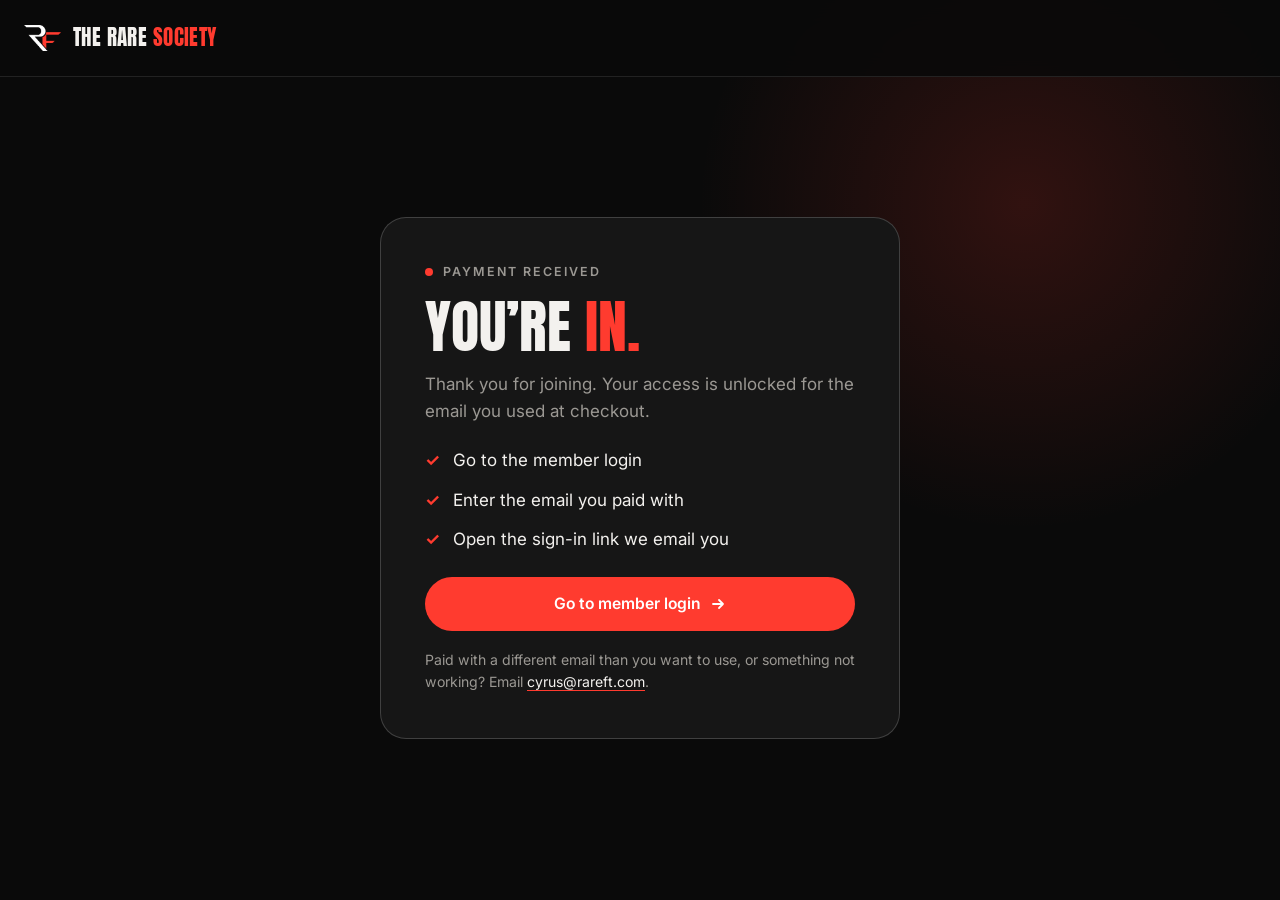
<file: welcome.html>
<!doctype html>
<html lang="en">
<head>
  <meta charset="utf-8">
  <meta name="viewport" content="width=device-width, initial-scale=1">
  <meta name="theme-color" content="#0a0a0a">
  <link rel="icon" href="/favicon.ico" sizes="any">
  <link rel="icon" href="/assets/favicon-48.png" type="image/png" sizes="48x48">
  <link rel="apple-touch-icon" href="/assets/apple-touch-icon.png">
  <link rel="preconnect" href="https://fonts.googleapis.com">
  <link rel="preconnect" href="https://fonts.gstatic.com" crossorigin>
  <link href="https://fonts.googleapis.com/css2?family=Anton&family=Inter:wght@400;500;600;700&display=swap" rel="stylesheet">
  <link rel="stylesheet" href="/society.css?v=2">
  <title>Welcome — The Rare Society</title>
  <meta name="robots" content="noindex">
</head>
<body>
  <header class="nav nav--solid">
    <div class="wrap nav__inner">
      <a href="/" class="brand" aria-label="The Rare Society home"><img src="/assets/mark.png" alt="" width="240" height="169"><span>The Rare <b>Society</b></span></a>
    </div>
  </header>
  <main class="solo">
    <div class="solo__card">
      <p class="label" style="margin:0">Payment received</p>
      <h1>You’re <em>in.</em></h1>
      <p>Thank you for joining. Your access is unlocked for the email you used at checkout.</p>
      <ol class="ticks" style="margin:4px 0 6px">
        <li>Go to the member login</li>
        <li>Enter the email you paid with</li>
        <li>Open the sign-in link we email you</li>
      </ol>
      <a href="/login" class="btn btn--red btn--block">Go to member login <svg viewBox="0 0 16 16" aria-hidden="true"><path d="M3 8h10M9 4l4 4-4 4"/></svg></a>
      <p class="solo__small">Paid with a different email than you want to use, or something not working? Email <a href="mailto:cyrus@rareft.com">cyrus@rareft.com</a>.</p>
    </div>
  </main>
  <script src="/config.js?v=4"></script>
  <script src="/core.js?v=2"></script>
</body>
</html>
</file>
<file: society.css>
:root {
  --bg: #0a0a0a;
  --bg-2: #111111;
  --surface: #161616;
  --surface-2: #1d1d1d;
  --line: rgba(255, 255, 255, .1);
  --line-2: rgba(255, 255, 255, .18);
  --text: #f3f1ee;
  --muted: #9b9893;
  --red: #ff3b2f;
  --red-dark: #e02a1f;
  --green: #4ade80;
  --display: "Anton", Impact, "Arial Narrow", sans-serif;
  --sans: "Inter", system-ui, sans-serif;
  --ease: cubic-bezier(.2, .7, .2, 1);
}

*, *::before, *::after { box-sizing: border-box; }
html { scroll-behavior: smooth; scroll-padding-top: 90px; }
body { margin: 0; background: var(--bg); color: var(--text); font: 400 17px/1.6 var(--sans); -webkit-font-smoothing: antialiased; overflow-x: hidden; }
img { display: block; max-width: 100%; }
[hidden] { display: none !important; }
a { color: inherit; }
::selection { background: var(--red); color: #fff; }
h1, h2, h3 { margin: 0 0 .5em; font-weight: 400; }
p { margin: 0 0 1em; }
button { font: inherit; }
.wrap { width: min(1240px, 100% - 48px); margin-inline: auto; }
.skip { position: absolute; left: -999px; top: 8px; background: var(--red); color: #fff; padding: 8px 14px; border-radius: 6px; z-index: 200; }
.skip:focus { left: 8px; }
:focus-visible { outline: 2px solid var(--red); outline-offset: 3px; }
.sr-only { position: absolute; width: 1px; height: 1px; overflow: hidden; clip: rect(0 0 0 0); white-space: nowrap; }

.label { display: inline-flex; align-items: center; gap: 10px; font-size: .78rem; font-weight: 600; letter-spacing: .16em; text-transform: uppercase; color: var(--muted); margin-bottom: 20px; }
.label::before { content: ""; width: 8px; height: 8px; border-radius: 50%; background: var(--red); }
.display { font-family: var(--display); text-transform: uppercase; font-size: clamp(3rem, 8vw, 7.4rem); line-height: .9; margin: 0; }
.display--md { font-size: clamp(2.6rem, 6vw, 5.2rem); }
.display em { font-style: normal; color: var(--red); }
.sub { color: var(--muted); font-size: 1.08rem; max-width: 34em; margin: 0; }

/* Buttons */
.btn { display: inline-flex; align-items: center; justify-content: center; gap: .6em; height: 54px; padding: 0 26px; border-radius: 999px; border: 1.5px solid transparent; font: 600 .98rem var(--sans); text-decoration: none; cursor: pointer; background: transparent; color: var(--text); transition: background .25s var(--ease), color .25s var(--ease), border-color .25s var(--ease), transform .25s var(--ease); }
.btn svg { width: 16px; height: 16px; fill: none; stroke: currentColor; stroke-width: 1.8; stroke-linecap: round; stroke-linejoin: round; transition: transform .25s var(--ease); }
.btn:hover svg { transform: translateX(4px); }
.btn--sm { height: 42px; padding: 0 20px; font-size: .9rem; }
.btn--xs { height: 34px; padding: 0 14px; font-size: .82rem; }
.btn--block { width: 100%; }
.btn--red { background: var(--red); color: #fff; }
.btn--red:hover { background: var(--red-dark); transform: translateY(-2px); }
.btn--glass { background: rgba(255,255,255,.08); border-color: rgba(255,255,255,.25); color: #fff; backdrop-filter: blur(10px); -webkit-backdrop-filter: blur(10px); }
.btn--glass:hover { background: rgba(255,255,255,.16); }
.btn--line { border-color: var(--line-2); }
.btn--line:hover { border-color: var(--text); background: var(--text); color: var(--bg); }
.btn--ghost { color: var(--muted); padding: 0 10px; }
.btn--ghost:hover { color: #fff; }
.btn[disabled] { opacity: .55; pointer-events: none; }

/* Brand */
.brand { display: inline-flex; align-items: center; gap: 12px; text-decoration: none; line-height: 1; flex: none; }
.brand img { height: 26px; width: auto; }
.brand span { font: 400 1.32rem/1 var(--display); text-transform: uppercase; letter-spacing: .02em; white-space: nowrap; }
.brand span b { font-weight: 400; color: var(--red); }

/* Nav */
.nav { position: fixed; inset: 0 0 auto; z-index: 100; border-bottom: 1px solid transparent; transition: background .35s, border-color .35s; }
.nav.is-scrolled, .nav.is-open, .nav--solid { background: rgba(10,10,10,.88); backdrop-filter: blur(14px); -webkit-backdrop-filter: blur(14px); border-color: var(--line); }
.nav__inner { display: flex; align-items: center; gap: 28px; height: 76px; }
.nav__links { display: flex; gap: 28px; margin-left: auto; }
.nav__links a, .nav__login { text-decoration: none; font-size: .92rem; font-weight: 500; color: rgba(255,255,255,.75); transition: color .2s; }
.nav__links a:hover, .nav__login:hover { color: #fff; }
.nav__toggle { display: none; flex: none; margin-left: auto; background: none; border: 0; width: 44px; height: 44px; cursor: pointer; position: relative; }
.nav__toggle span { position: absolute; left: 11px; right: 11px; height: 2px; background: #fff; transition: transform .25s; }
.nav__toggle span:first-child { top: 17px; }
.nav__toggle span:last-child { top: 25px; }
.nav__toggle[aria-expanded="true"] span:first-child { transform: translateY(4px) rotate(45deg); }
.nav__toggle[aria-expanded="true"] span:last-child { transform: translateY(-4px) rotate(-45deg); }
.mobile-menu { display: flex; flex-direction: column; padding: 8px 24px 28px; background: var(--bg); border-top: 1px solid var(--line); min-height: calc(100vh - 76px); }
.mobile-menu a:not(.btn) { padding: 14px 0; text-decoration: none; font: 400 2.2rem/1 var(--display); text-transform: uppercase; border-bottom: 1px solid var(--line); }
.mobile-menu .btn { margin-top: 24px; }

/* Hero */
.hero { position: relative; min-height: 100svh; display: flex; align-items: flex-end; padding: 130px 0 64px; overflow: hidden; isolation: isolate; }
.hero__media { position: absolute; inset: 0; z-index: -1; }
.hero__media img { width: 100%; height: 100%; object-fit: cover; object-position: 65% 30%; transform: scale(1.06); animation: zoom 18s ease-out forwards; }
.hero__media::after { content: ""; position: absolute; inset: 0; background: linear-gradient(180deg, rgba(10,10,10,.6) 0%, rgba(10,10,10,.25) 35%, rgba(10,10,10,.7) 70%, var(--bg) 100%), linear-gradient(90deg, rgba(10,10,10,.85) 0%, rgba(10,10,10,.1) 70%); }
@keyframes zoom { to { transform: scale(1); } }
.hero .label { color: rgba(255,255,255,.85); }
.hero__title { font-family: var(--display); text-transform: uppercase; font-size: clamp(4.2rem, 13vw, 12.5rem); line-height: .84; margin: 0 0 32px; animation: riseIn 1s var(--ease) both; }
.hero__title span { display: block; color: transparent; -webkit-text-stroke: 2px #fff; }
.hero__title em { font-style: normal; color: var(--red); }
.hero__foot { display: flex; align-items: flex-end; justify-content: space-between; gap: 28px 48px; flex-wrap: wrap; animation: riseIn 1s .2s var(--ease) both; }
.hero__lede { max-width: 34em; font-size: clamp(1.04rem, 1.4vw, 1.22rem); color: rgba(255,255,255,.85); margin: 0; }
.hero__buy { display: grid; gap: 12px; justify-items: start; }
.hero__actions { display: flex; flex-wrap: wrap; gap: 12px; }
.hero__price { margin: 0; font-size: .92rem; color: rgba(255,255,255,.75); }
.hero__price b { color: #fff; font-size: 1.05rem; }
@keyframes riseIn { from { opacity: 0; transform: translateY(26px); } to { opacity: 1; transform: none; } }

.founding { display: inline-flex; align-items: center; gap: 10px; margin: 0 0 18px; padding: 7px 14px 7px 10px; border-radius: 999px; background: rgba(255,59,47,.14); border: 1px solid rgba(255,59,47,.45); color: #fff; font-size: .82rem; font-weight: 600; }
.founding::before { content: ""; width: 8px; height: 8px; border-radius: 50%; background: var(--red); box-shadow: 0 0 10px var(--red); animation: pulse 1.4s ease-in-out infinite; }
@keyframes pulse { 50% { opacity: .3; } }

/* Sections */
.section { padding: clamp(88px, 11vw, 150px) 0; position: relative; }
.section--panel { background: var(--bg-2); border-block: 1px solid var(--line); }
.head { margin-bottom: clamp(44px, 6vw, 72px); }
.head--row { display: flex; justify-content: space-between; align-items: flex-end; gap: 28px 64px; flex-wrap: wrap; }
.reveal { opacity: 0; transform: translateY(26px); transition: opacity .9s var(--ease), transform .9s var(--ease); }
.reveal.is-in { opacity: 1; transform: none; }

/* Pillars */
.pillars { display: grid; grid-template-columns: repeat(3, 1fr); gap: 20px; }
.pillar { position: relative; padding: 34px 30px 36px; border-radius: 22px; background: var(--surface); border: 1px solid var(--line); overflow: hidden; }
.pillar__n { font: 400 4.6rem/1 var(--display); color: transparent; -webkit-text-stroke: 1.5px var(--red); margin: 0 0 40px; }
.pillar h3 { font: 400 2.2rem/.95 var(--display); text-transform: uppercase; margin-bottom: 14px; }
.pillar p { color: var(--muted); margin: 0; }
.pillar--hot { background: linear-gradient(160deg, #2a0f0c 0%, var(--surface) 60%); border-color: rgba(255,59,47,.45); }

/* Curriculum */
.curr { border-top: 1px solid var(--line-2); counter-reset: mod; }
.curr details { border-bottom: 1px solid var(--line-2); counter-increment: mod; }
.curr summary { list-style: none; cursor: pointer; display: grid; grid-template-columns: 72px 1fr auto 40px; gap: 8px 24px; align-items: center; padding: 26px 0; }
.curr summary::-webkit-details-marker { display: none; }
.curr summary::before { content: counter(mod, decimal-leading-zero); font-size: .85rem; font-weight: 600; color: var(--red); letter-spacing: .1em; }
.curr summary::after { content: "+"; width: 36px; height: 36px; border-radius: 50%; display: grid; place-items: center; background: var(--surface); border: 1px solid var(--line-2); transition: transform .3s var(--ease), background .3s; }
.curr details[open] summary::after { transform: rotate(45deg); background: var(--red); border-color: var(--red); }
.curr__t { font: 400 clamp(1.7rem, 3.2vw, 2.6rem)/1 var(--display); text-transform: uppercase; }
.curr__t small { display: block; margin-top: 10px; font: 400 1rem/1.5 var(--sans); text-transform: none; color: var(--muted); }
.curr__count { font-size: .85rem; color: var(--muted); white-space: nowrap; }
.curr ol { list-style: none; margin: 0; padding: 0 0 28px 96px; display: grid; gap: 2px; }
.curr li { display: flex; justify-content: space-between; gap: 16px; padding: 10px 0; border-top: 1px solid var(--line); color: rgba(255,255,255,.85); }
.curr li span { color: var(--muted); font-size: .88rem; white-space: nowrap; }
.curr__note { margin-top: 24px; color: var(--muted); font-size: .92rem; }

/* For you */
.fit { display: grid; grid-template-columns: 1fr 1fr; gap: 20px; }
.fit__card { padding: 34px 32px; border-radius: 22px; background: var(--surface); border: 1px solid var(--line); }
.fit__card h3 { font: 400 2rem/1 var(--display); text-transform: uppercase; margin-bottom: 20px; }
.fit__card--no { background: transparent; border-style: dashed; }
.ticks, .crosses { list-style: none; padding: 0; margin: 0; display: grid; gap: 12px; }
.ticks li, .crosses li { position: relative; padding-left: 28px; }
.ticks li::before { content: "✓"; position: absolute; left: 0; color: var(--red); font-weight: 700; }
.crosses li { color: var(--muted); }
.crosses li::before { content: "✕"; position: absolute; left: 0; color: #66635f; }

/* Steps */
.steps { list-style: none; margin: 0; padding: 0; display: grid; grid-template-columns: repeat(4, 1fr); gap: 20px; }
.step { padding: 30px 26px 34px; border-radius: 20px; background: var(--surface); border: 1px solid var(--line); }
.step b { display: block; font: 400 3.6rem/1 var(--display); color: transparent; -webkit-text-stroke: 1.5px var(--red); margin-bottom: 30px; }
.step h3 { font: 400 1.7rem/1 var(--display); text-transform: uppercase; }
.step p { color: var(--muted); margin: 0; }

/* Pricing */
.prices { display: grid; grid-template-columns: 1.15fr .85fr; gap: 20px; align-items: stretch; }
.price-card { position: relative; display: flex; flex-direction: column; padding: clamp(30px, 4vw, 44px); border-radius: 24px; background: var(--surface); border: 1px solid var(--line); }
.price-card--hot { background: linear-gradient(160deg, #2a0f0c 0%, var(--surface) 55%); border-color: rgba(255,59,47,.55); }
.price-card__badge { position: absolute; top: -13px; left: 32px; margin: 0; background: var(--red); color: #fff; font-size: .7rem; font-weight: 700; letter-spacing: .14em; text-transform: uppercase; padding: 5px 12px; border-radius: 999px; }
.price-card__k { font-size: .78rem; font-weight: 600; letter-spacing: .16em; text-transform: uppercase; color: var(--muted); margin-bottom: 14px; }
.price-card--hot .price-card__k { color: var(--red); }
.price-card h3 { font: 400 clamp(2.4rem, 4vw, 3.2rem)/.95 var(--display); text-transform: uppercase; margin-bottom: 18px; }
.price { margin: 0 0 6px; color: var(--muted); font-weight: 500; }
.price span { font: 400 clamp(3.6rem, 6vw, 5.2rem)/.9 var(--display); color: var(--text); margin-right: 6px; }
.price-card--hot .price span { color: var(--red); }
.price-card__alt { margin: 0 0 18px; color: var(--muted); font-size: .92rem; }
.price-card__d { color: var(--muted); }
.price-card .ticks { margin: 8px 0 32px; padding-top: 22px; border-top: 1px solid var(--line); }
.price-card .btn { margin-top: auto; }
.price-card__fine { margin: 14px 0 0; font-size: .85rem; color: var(--muted); text-align: center; }
.founding-note { display: flex; gap: 12px; align-items: flex-start; margin: 22px 0 0; padding: 16px 20px; border-radius: 16px; border: 1px dashed rgba(255,59,47,.5); background: rgba(255,59,47,.06); font-size: .95rem; }
.founding-note b { color: var(--red); white-space: nowrap; }

/* Ladder */
.ladder { display: grid; grid-template-columns: .9fr 1.1fr; gap: clamp(36px, 6vw, 96px); align-items: center; }
.ladder ol { list-style: none; margin: 0; padding: 0; border-top: 1px solid var(--line-2); }
.ladder li { display: flex; justify-content: space-between; align-items: baseline; gap: 16px; padding: 18px 4px; border-bottom: 1px solid var(--line-2); }
.ladder li b { font: 400 1.5rem/1 var(--display); text-transform: uppercase; }
.ladder li span { color: var(--muted); font-size: .92rem; text-align: right; }
.ladder li.is-here { background: rgba(255,59,47,.08); padding-inline: 16px; border-radius: 12px; border-bottom-color: transparent; margin-top: -1px; }
.ladder li.is-here b { color: var(--red); }

/* FAQ */
.faq { display: grid; grid-template-columns: .8fr 1.2fr; gap: clamp(40px, 6vw, 96px); }
.faq__list { border-top: 1px solid var(--line-2); }
.faq__list details { border-bottom: 1px solid var(--line-2); }
.faq__list summary { list-style: none; cursor: pointer; padding: 26px 56px 26px 0; position: relative; font-size: 1.15rem; font-weight: 600; letter-spacing: -0.01em; }
.faq__list summary::-webkit-details-marker { display: none; }
.faq__list summary::after { content: "+"; position: absolute; right: 0; top: 50%; translate: 0 -50%; width: 36px; height: 36px; border-radius: 50%; background: var(--surface); border: 1px solid var(--line-2); display: grid; place-items: center; font-size: 1.2rem; font-weight: 400; transition: transform .3s var(--ease), background .3s; }
.faq__list details[open] summary::after { transform: rotate(45deg); background: var(--red); border-color: var(--red); }
.faq__list details p { color: var(--muted); padding: 0 56px 26px 0; margin: 0; }
.faq__list a { color: var(--text); text-decoration-color: var(--red); text-underline-offset: 3px; }

/* Waitlist + closing CTA */
.cta { position: relative; padding: clamp(110px, 13vw, 170px) 0; overflow: hidden; isolation: isolate; border-top: 1px solid var(--line); }
.cta__media { position: absolute; inset: 0; z-index: -1; }
.cta__media img { width: 100%; height: 100%; object-fit: cover; }
.cta__media::after { content: ""; position: absolute; inset: 0; background: linear-gradient(90deg, rgba(10,10,10,.96) 0%, rgba(10,10,10,.85) 55%, rgba(10,10,10,.7) 100%); }
.cta__grid { display: grid; grid-template-columns: 1.1fr .9fr; gap: clamp(36px, 6vw, 96px); align-items: center; }
.cta .sub { color: rgba(255,255,255,.78); margin-top: 24px; }
.cta__actions { display: flex; flex-wrap: wrap; gap: 12px; margin-top: 32px; }

/* Forms */
.form { background: rgba(16,16,16,.88); backdrop-filter: blur(16px); -webkit-backdrop-filter: blur(16px); border: 1px solid var(--line-2); border-radius: 22px; padding: clamp(24px, 3.4vw, 36px); display: grid; gap: 16px; }
.form h3 { font: 400 2rem/1 var(--display); text-transform: uppercase; margin: 0; }
.form > p { margin: -6px 0 0; color: var(--muted); font-size: .95rem; }
.field { display: grid; gap: 8px; font-size: .86rem; font-weight: 500; color: rgba(255,255,255,.82); }
.field small { color: var(--muted); font-weight: 400; }
.input, .field input, .field select, .field textarea { width: 100%; background: rgba(255,255,255,.04); border: 1px solid var(--line-2); border-radius: 12px; color: var(--text); padding: 12px 14px; font: 400 1rem var(--sans); transition: border-color .2s, background .2s; }
.field textarea { resize: vertical; min-height: 96px; }
.field input:focus, .field select:focus, .field textarea:focus, .input:focus { outline: none; border-color: var(--red); background: rgba(255,255,255,.07); }
.field select { appearance: none; -webkit-appearance: none; background: rgba(255,255,255,.04) url("data:image/svg+xml,%3Csvg xmlns='http://www.w3.org/2000/svg' viewBox='0 0 16 16'%3E%3Cpath d='M4 6l4 4 4-4' fill='none' stroke='%23f3f1ee' stroke-width='1.6' stroke-linecap='round' stroke-linejoin='round'/%3E%3C/svg%3E") right 14px center/14px no-repeat; padding-right: 40px; }
.field select option { background: #161616; }
.check { display: flex !important; align-items: center; gap: 10px; cursor: pointer; }
.check input { width: 18px; height: 18px; accent-color: var(--red); }
.row2 { display: grid; grid-template-columns: 1fr 1fr; gap: 14px; }
.msg { margin: 0; min-height: 1.3em; font-size: .9rem; }
.msg.is-error { color: #ff8a80; }
.msg.is-ok { color: var(--green); }

/* Footer */
.footer { padding: 64px 0 28px; border-top: 1px solid var(--line); overflow: hidden; }
.footer__top { display: flex; justify-content: space-between; gap: 32px; flex-wrap: wrap; align-items: flex-start; }
.footer__top p { color: var(--muted); margin: 14px 0 0; max-width: 26em; }
.footer nav { display: flex; flex-wrap: wrap; gap: 10px 28px; }
.footer nav a { text-decoration: none; color: rgba(255,255,255,.8); }
.footer nav a:hover { color: var(--red); }
.footer__word { font: 400 clamp(3.4rem, 13vw, 13rem)/.8 var(--display); text-transform: uppercase; margin: 56px 0 24px; color: transparent; -webkit-text-stroke: 1.5px rgba(255,255,255,.16); white-space: nowrap; text-align: center; }
.footer__word span { -webkit-text-stroke-color: rgba(255,59,47,.6); }
.footer__bottom { display: flex; justify-content: space-between; gap: 12px 24px; flex-wrap: wrap; font-size: .85rem; color: var(--muted); padding-top: 20px; border-top: 1px solid var(--line); }
.footer__bottom p { margin: 0; }
.footer__bottom a { text-decoration: none; }
.footer__bottom a:hover { color: #fff; }

/* Simple centered pages (sign in, welcome) */
.solo { min-height: 100svh; display: grid; place-items: center; padding: 120px 0 64px; position: relative; isolation: isolate; overflow: hidden; }
.solo::before { content: ""; position: absolute; inset: -20% -10% auto auto; width: 60vw; height: 60vw; background: radial-gradient(circle, rgba(255,59,47,.16), transparent 60%); z-index: -1; }
.solo__card { width: min(520px, 100% - 32px); padding: clamp(28px, 5vw, 44px); border-radius: 26px; background: var(--surface); border: 1px solid var(--line-2); display: grid; gap: 18px; }
.solo__card h1 { font: 400 clamp(2.6rem, 7vw, 3.6rem)/.92 var(--display); text-transform: uppercase; margin: 0; }
.solo__card h1 em { font-style: normal; color: var(--red); }
.solo__card > p { color: var(--muted); margin: 0; }
.solo__small { font-size: .88rem; color: var(--muted); }
.solo__small a { color: var(--text); text-decoration-color: var(--red); text-underline-offset: 3px; }

/* Toast */
#toast { position: fixed; left: 50%; bottom: 24px; translate: -50% 20px; z-index: 300; padding: 12px 18px; border-radius: 12px; background: #fff; color: #111; font-weight: 600; font-size: .92rem; box-shadow: 0 20px 40px -12px rgba(0,0,0,.6); opacity: 0; pointer-events: none; transition: opacity .25s, translate .25s; }
#toast.is-on { opacity: 1; translate: -50% 0; }
#toast.toast--error { background: #ff8a80; }

.demo-bar { position: relative; z-index: 120; background: var(--red); color: #fff; text-align: center; font-size: .85rem; font-weight: 600; padding: 8px 16px; }

/* Responsive */
@media (max-width: 1000px) {
  .nav__links, .nav__cta, .nav__login { display: none; }
  .nav__toggle { display: block; }
  .pillars, .steps { grid-template-columns: 1fr 1fr; }
  .pillars .pillar:last-child { grid-column: span 2; }
  .prices, .ladder, .faq, .cta__grid { grid-template-columns: 1fr; }
  .faq { gap: 8px; }
}
@media (max-width: 640px) {
  body { font-size: 16px; }
  .wrap { width: calc(100% - 32px); }
  .brand img { height: 22px; }
  .brand span { font-size: 1.1rem; }
  .hero { padding-bottom: 44px; }
  .hero__buy, .hero__actions { width: 100%; }
  .hero__actions .btn { flex: 1 1 100%; }
  .pillars, .steps, .fit, .row2 { grid-template-columns: 1fr; }
  .pillars .pillar:last-child { grid-column: auto; }
  .curr summary { grid-template-columns: 1fr 36px; }
  .curr summary::before { grid-column: 1 / -1; }
  .curr__count { grid-column: 1; grid-row: 3; }
  .curr summary::after { grid-column: 2; grid-row: 2; }
  .curr ol { padding-left: 0; }
  .ladder li { flex-direction: column; gap: 6px; }
  .ladder li span { text-align: left; }
  .cta__actions .btn { flex: 1 1 100%; }
}
@media (max-width: 360px) { .brand span { font-size: .98rem; } .nav__inner { gap: 14px; } }
@media (prefers-reduced-motion: reduce) {
  *, *::before, *::after { animation: none !important; transition: none !important; }
  .reveal { opacity: 1; transform: none; }
  html { scroll-behavior: auto; }
}

/* ===== Members area ===== */
body.app { min-height: 100svh; }
.appbar { position: sticky; top: 0; z-index: 100; display: flex; align-items: center; gap: 18px; height: 68px; padding: 0 clamp(16px, 3vw, 28px); background: rgba(10,10,10,.92); backdrop-filter: blur(14px); -webkit-backdrop-filter: blur(14px); border-bottom: 1px solid var(--line); }
.appbar__links { display: flex; gap: 4px; margin-left: auto; }
.appbar__links a, .appbar__links button { height: 38px; display: inline-flex; align-items: center; padding: 0 14px; border-radius: 999px; border: 0; background: none; color: rgba(255,255,255,.75); font: 500 .9rem var(--sans); text-decoration: none; cursor: pointer; }
.appbar__links a:hover, .appbar__links button:hover { color: #fff; background: rgba(255,255,255,.06); }
.appbar__links a[aria-current="page"] { color: #fff; background: rgba(255,255,255,.08); }
.appbar__lessons { display: none !important; }
.app__grid { display: grid; grid-template-columns: 340px 1fr; min-height: calc(100svh - 68px); }
.app__grid--solo { grid-template-columns: 1fr; }
.side { position: sticky; top: 68px; height: calc(100svh - 68px); overflow-y: auto; border-right: 1px solid var(--line); background: var(--bg-2); padding: 24px 18px 40px; }
.side__prog { padding: 4px 8px 22px; border-bottom: 1px solid var(--line); margin-bottom: 14px; }
.side__prog p { display: flex; justify-content: space-between; margin: 0 0 10px; font-size: .85rem; color: var(--muted); }
.side__prog b { color: var(--text); }
.bar { height: 6px; border-radius: 999px; background: rgba(255,255,255,.08); overflow: hidden; }
.bar i { display: block; height: 100%; background: var(--red); border-radius: inherit; transition: width .5s var(--ease); }
.side__mod { margin: 0; }
.side__mod + .side__mod { margin-top: 6px; }
.side__mod summary { list-style: none; cursor: pointer; display: flex; justify-content: space-between; gap: 10px; padding: 12px 8px; border-radius: 10px; font-weight: 600; font-size: .92rem; }
.side__mod summary::-webkit-details-marker { display: none; }
.side__mod summary:hover { background: rgba(255,255,255,.04); }
.side__mod summary small { color: var(--muted); font-weight: 500; white-space: nowrap; }
.side__mod summary span i { font-style: normal; color: var(--red); margin-right: 8px; font-size: .78rem; }
.side__mod ol { list-style: none; margin: 2px 0 8px; padding: 0; }
.side__mod a { display: grid; grid-template-columns: 20px 1fr auto; gap: 10px; align-items: start; padding: 9px 8px 9px 10px; border-radius: 10px; text-decoration: none; color: rgba(255,255,255,.78); font-size: .9rem; line-height: 1.35; }
.side__mod a:hover { background: rgba(255,255,255,.05); color: #fff; }
.side__mod a[aria-current="page"] { background: rgba(255,59,47,.12); color: #fff; }
.side__mod a small { color: var(--muted); font-size: .78rem; }
.dot { width: 18px; height: 18px; border-radius: 50%; border: 1.5px solid var(--line-2); display: grid; place-items: center; margin-top: 1px; }
.dot.is-done { background: var(--red); border-color: var(--red); }
.dot.is-done::after { content: ""; width: 8px; height: 5px; border: 2px solid #fff; border-top: 0; border-right: 0; transform: rotate(-45deg) translate(1px, -1px); }
.draft { display: inline-block; margin-left: 6px; padding: 1px 7px; border-radius: 999px; background: rgba(255,255,255,.1); color: var(--muted); font-size: .7rem; font-weight: 600; letter-spacing: .06em; text-transform: uppercase; vertical-align: 1px; }

.stage { min-width: 0; padding: clamp(28px, 4vw, 56px) clamp(16px, 4vw, 56px) 96px; }
.stage__inner { max-width: 980px; margin: 0 auto; }
.kicker { font-size: .78rem; font-weight: 600; letter-spacing: .14em; text-transform: uppercase; color: var(--red); margin: 0 0 12px; }
.stage h1 { font: 400 clamp(2.4rem, 5vw, 4.2rem)/.92 var(--display); text-transform: uppercase; margin: 0 0 18px; }
.stage__lede { color: var(--muted); font-size: 1.05rem; max-width: 40em; }
.cards { display: grid; grid-template-columns: repeat(2, 1fr); gap: 18px; margin-top: 28px; }
.card { padding: 26px 26px 28px; border-radius: 20px; background: var(--surface); border: 1px solid var(--line); display: flex; flex-direction: column; gap: 10px; }
.card--wide { grid-column: 1 / -1; }
.card--hot { background: linear-gradient(150deg, #2a0f0c 0%, var(--surface) 60%); border-color: rgba(255,59,47,.45); }
.card__k { font-size: .74rem; font-weight: 600; letter-spacing: .14em; text-transform: uppercase; color: var(--muted); margin: 0; }
.card h2 { font: 400 1.9rem/1 var(--display); text-transform: uppercase; margin: 0; }
.card p { color: var(--muted); margin: 0; }
.card .btn { align-self: flex-start; margin-top: 8px; }
.card__row { display: flex; flex-wrap: wrap; gap: 10px; margin-top: 8px; }
.card__row .btn { margin: 0; }
.continue { display: grid; grid-template-columns: 1fr auto; gap: 18px 28px; align-items: center; }
.continue h2 { font-size: clamp(1.8rem, 3vw, 2.4rem); }
.continue .bar { grid-column: 1 / -1; }

.player { position: relative; aspect-ratio: 16 / 9; border-radius: 18px; overflow: hidden; background: #000; border: 1px solid var(--line); margin: 6px 0 24px; }
.player iframe, .player video { position: absolute; inset: 0; width: 100%; height: 100%; border: 0; }
.player__empty, .player__link { position: absolute; inset: 0; display: grid; place-items: center; text-align: center; padding: 24px; color: var(--muted); }
.player__link { color: #fff; font-weight: 600; text-decoration: none; }
.lesson__bar { display: flex; flex-wrap: wrap; align-items: center; justify-content: space-between; gap: 14px; padding: 16px 0 26px; border-bottom: 1px solid var(--line); margin-bottom: 26px; }
.lesson__meta { color: var(--muted); font-size: .9rem; margin: 0; }
.btn--done { border-color: rgba(74,222,128,.55); color: var(--green); }
.notes { color: #d6d3ce; font-size: 1.04rem; max-width: 46em; }
.notes a { color: #fff; text-decoration-color: var(--red); text-underline-offset: 3px; word-break: break-word; }
.lesson__res { margin: 10px 0 0; }
.lesson__nav { display: flex; justify-content: space-between; gap: 14px; margin-top: 40px; padding-top: 26px; border-top: 1px solid var(--line); }
.lesson__nav a { display: grid; gap: 4px; max-width: 48%; padding: 16px 20px; border-radius: 16px; border: 1px solid var(--line); text-decoration: none; transition: border-color .2s; }
.lesson__nav a:hover { border-color: var(--line-2); }
.lesson__nav a:last-child { text-align: right; margin-left: auto; }
.lesson__nav small { color: var(--muted); font-size: .78rem; font-weight: 600; letter-spacing: .1em; text-transform: uppercase; }
.lesson__nav b { font-weight: 600; }

.kv { display: grid; gap: 0; margin: 6px 0 8px; border-top: 1px solid var(--line); }
.kv div { display: flex; justify-content: space-between; gap: 16px; padding: 12px 0; border-bottom: 1px solid var(--line); font-size: .95rem; }
.kv dt { color: var(--muted); }
.kv dd { margin: 0; font-weight: 600; text-align: right; }
.pill { display: inline-block; padding: 3px 10px; border-radius: 999px; font-size: .78rem; font-weight: 600; background: rgba(255,255,255,.08); }
.pill--ok { background: rgba(74,222,128,.14); color: var(--green); }
.pill--warn { background: rgba(251,191,36,.14); color: #fbbf24; }
.pill--off { background: rgba(255,255,255,.06); color: var(--muted); }
.loading { color: var(--muted); padding: 40px 0; }
.scrim { display: none; }

@media (max-width: 960px) {
  .app__grid { grid-template-columns: 1fr; }
  .appbar__lessons { display: inline-flex !important; }
  .side { position: fixed; top: 68px; left: 0; bottom: 0; height: auto; width: min(360px, 88vw); z-index: 90; transform: translateX(-102%); transition: transform .3s var(--ease); }
  .side.is-open { transform: none; box-shadow: 30px 0 60px rgba(0,0,0,.6); }
  .scrim.is-on { display: block; position: fixed; inset: 68px 0 0; z-index: 80; background: rgba(0,0,0,.55); }
  .cards { grid-template-columns: 1fr; }
}
@media (max-width: 640px) {
  .appbar { gap: 8px; }
  .appbar .brand span { display: none; }
  .appbar__links a, .appbar__links button { padding: 0 10px; font-size: .85rem; }
  .continue { grid-template-columns: 1fr; }
  .continue .btn { width: 100%; }
  .lesson__nav { flex-direction: column; }
  .lesson__nav a { max-width: none; }
  .lesson__nav a:last-child { text-align: left; margin-left: 0; }
}

/* ===== Society admin ===== */
.tabs { display: flex; flex-wrap: wrap; gap: 6px; margin: 4px 0 28px; padding: 5px; border-radius: 999px; background: var(--surface); border: 1px solid var(--line); width: fit-content; max-width: 100%; }
.tabs button { height: 38px; padding: 0 18px; border-radius: 999px; border: 0; background: none; color: var(--muted); font: 600 .9rem var(--sans); cursor: pointer; }
.tabs button[aria-selected="true"] { background: var(--red); color: #fff; }
.adm-mod { border: 1px solid var(--line); border-radius: 18px; background: var(--surface); margin-bottom: 16px; overflow: hidden; }
.adm-mod__head { display: flex; flex-wrap: wrap; align-items: center; gap: 10px 16px; padding: 18px 20px; border-bottom: 1px solid var(--line); }
.adm-mod__head h3 { font: 400 1.5rem/1 var(--display); text-transform: uppercase; margin: 0; }
.adm-mod__head .spacer { flex: 1; }
.adm-row { display: flex; flex-wrap: wrap; align-items: center; gap: 8px 14px; padding: 12px 20px; border-top: 1px solid var(--line); }
.adm-row:first-child { border-top: 0; }
.adm-row b { font-weight: 600; }
.adm-row small { color: var(--muted); }
.adm-row .spacer { flex: 1; }
.adm-pos { width: 30px; color: var(--muted); font-size: .85rem; }
.editor { display: grid; gap: 14px; padding: 20px; background: var(--bg-2); border-top: 1px solid var(--line); }
.editor .row3 { display: grid; grid-template-columns: 2fr 1fr 1fr; gap: 14px; }
.editor__actions { display: flex; flex-wrap: wrap; gap: 10px; }
.table { width: 100%; border-collapse: collapse; font-size: .92rem; }
.table th, .table td { text-align: left; padding: 12px 14px; border-bottom: 1px solid var(--line); vertical-align: middle; }
.table th { color: var(--muted); font-weight: 600; font-size: .78rem; letter-spacing: .08em; text-transform: uppercase; }
.table select { background: var(--surface-2); color: var(--text); border: 1px solid var(--line-2); border-radius: 8px; padding: 6px 8px; font: inherit; }
.table-wrap { overflow-x: auto; border: 1px solid var(--line); border-radius: 18px; background: var(--surface); }
.empty { padding: 28px; color: var(--muted); text-align: center; }
@media (max-width: 640px) { .editor .row3 { grid-template-columns: 1fr; } }
.pillar .pillar__n { margin: 0 0 36px; }
.founding { display: flex; width: fit-content; }
.curr details:not(:has(ol)) summary { cursor: default; }
.curr details:not(:has(ol)) summary::after { visibility: hidden; }
.field { display: block; }
.field > input, .field > select, .field > textarea { margin-top: 8px; }
.field.check { display: flex; }
.field.check > input { margin-top: 0; }
@media (max-width: 640px) { .appbar #admin-link, .appbar #signout { display: none !important; } .appbar__links { gap: 0; } }
</file>
